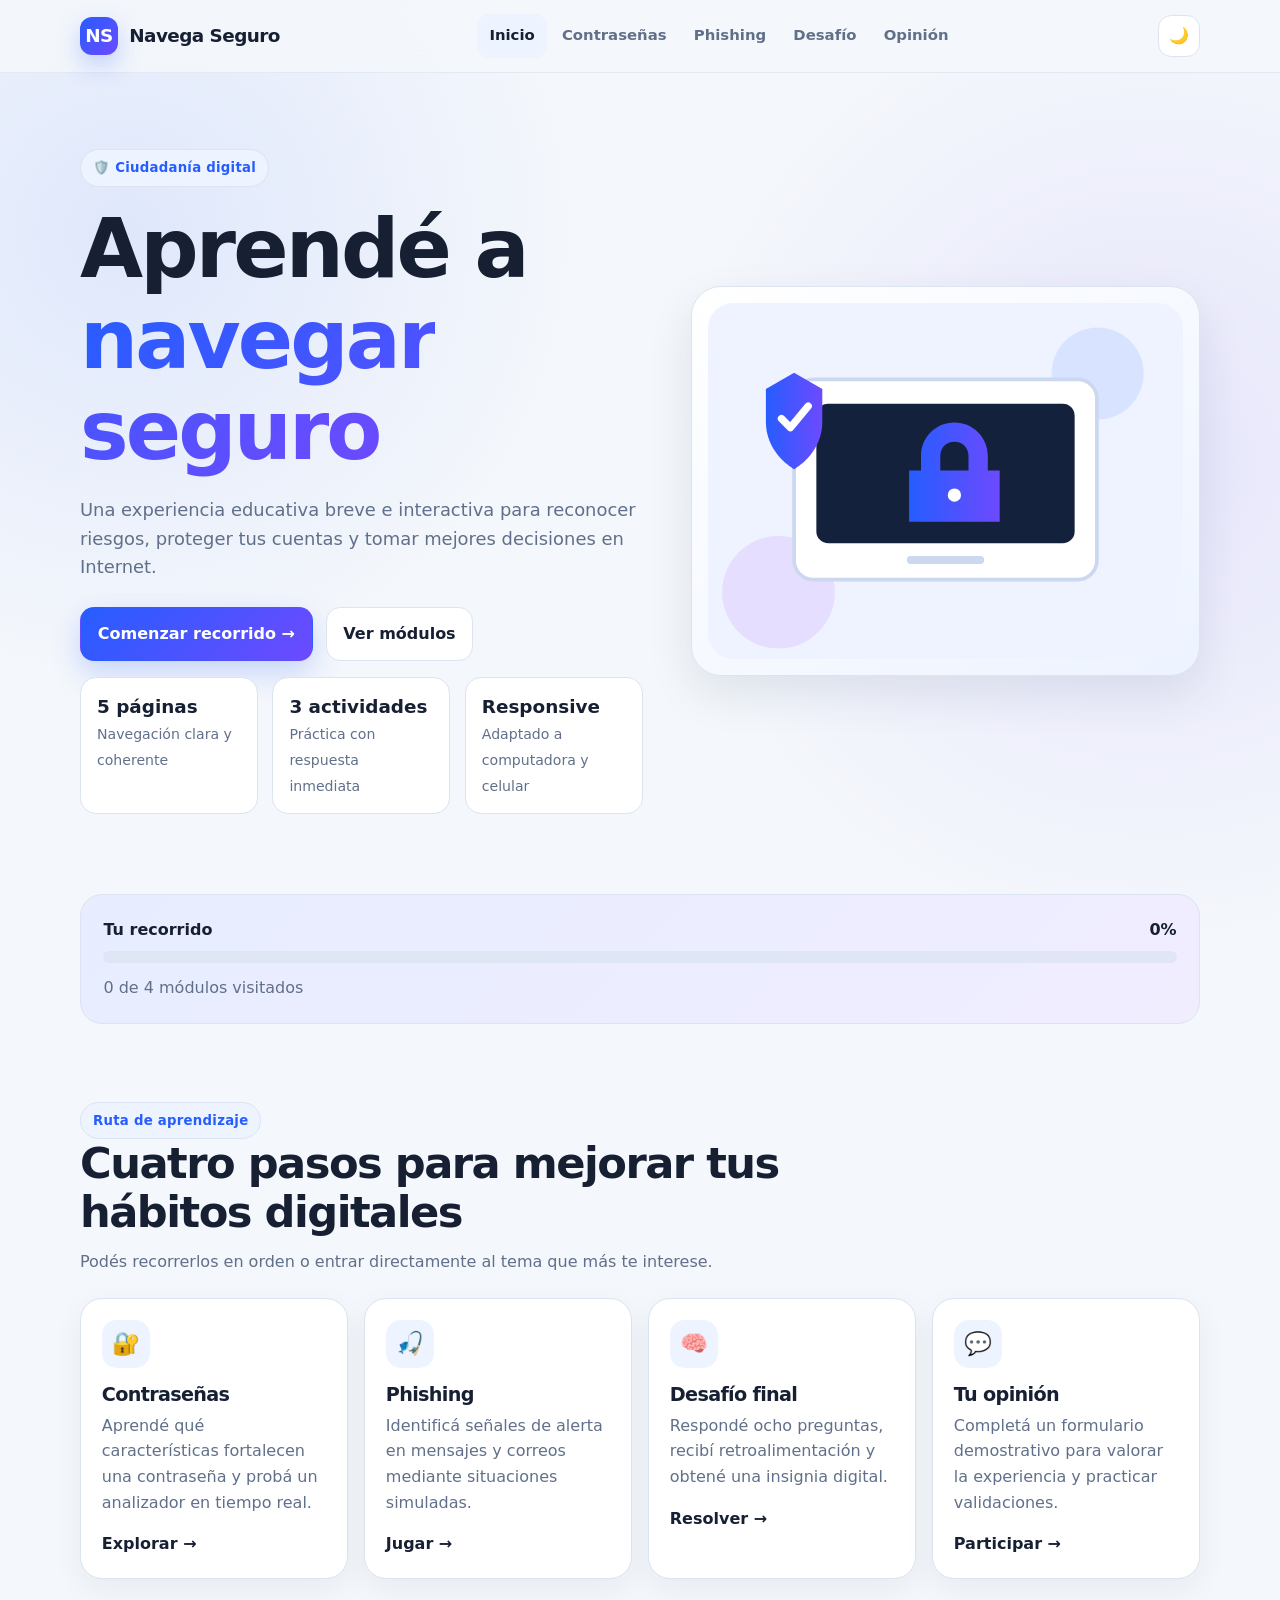
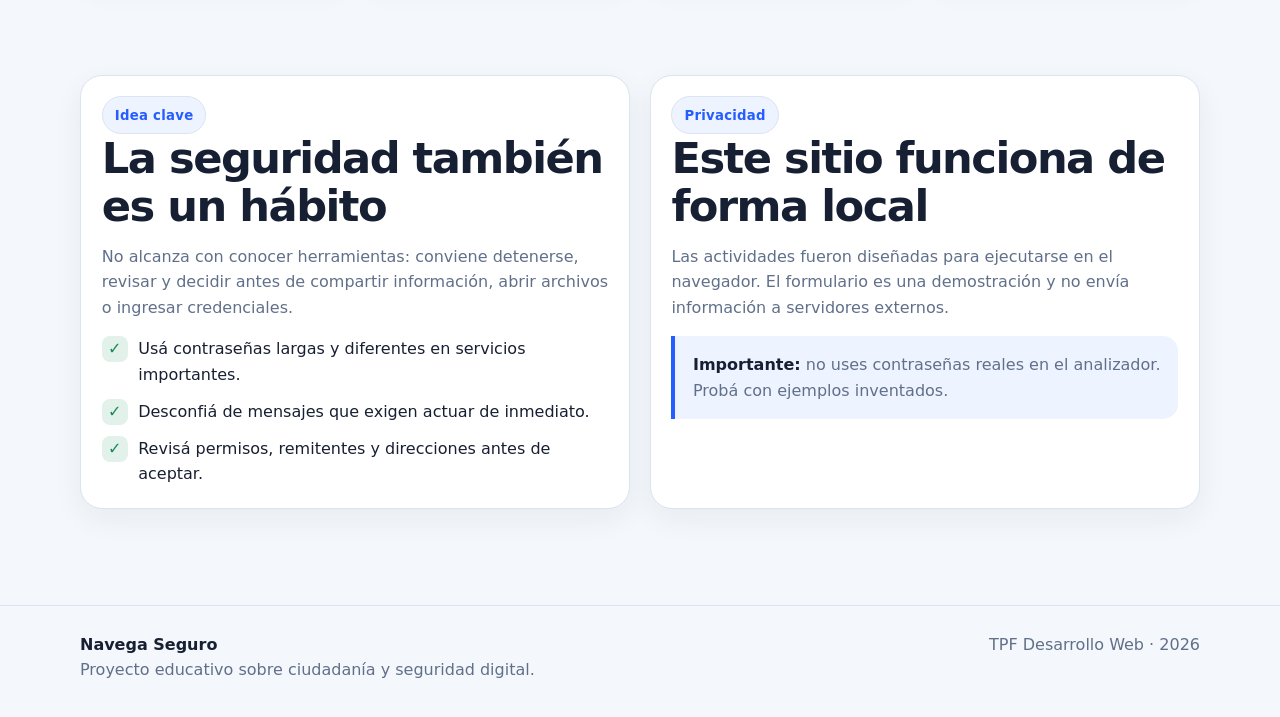
<file: JAVA-TPF-BUSCO AGUSTINA/index.html>
<!DOCTYPE html>
<html lang="es" data-theme="light">
<head>
  <meta charset="UTF-8">
  <meta name="viewport" content="width=device-width, initial-scale=1.0">
  <meta name="description" content="Sitio educativo interactivo para aprender buenas prácticas de seguridad digital.">
  <title>Inicio | Navega Seguro</title>
  <link rel="stylesheet" href="css/estilos.css">
</head>
<body data-module="inicio">
<a class="skip-link" href="#contenido">Saltar al contenido</a>
<header class="site-header">
  <div class="container nav-wrap"> 
    <a class="brand" href="index.html" aria-label="Navega Seguro - Inicio">
      <span class="brand-mark">NS</span><span>Navega Seguro</span>
    </a>
    <nav class="site-nav" aria-label="Navegación principal"><a href="index.html" aria-current="page">Inicio</a><a href="contrasenas.html">Contraseñas</a><a href="phishing.html">Phishing</a><a href="desafio.html">Desafío</a><a href="opinion.html">Opinión</a></nav>
    <div class="nav-actions">
      <button class="icon-btn" data-theme-toggle type="button" aria-label="Activar modo oscuro" title="Cambiar tema">🌙</button>
      <button class="icon-btn menu-btn" data-menu-toggle type="button" aria-expanded="false" aria-label="Abrir menú">☰</button>
    </div>
  </div>
</header>
<main id="contenido">
<section class="container hero">
  <div>
    <span class="eyebrow">🛡️ Ciudadanía digital</span>
    <h1>Aprendé a <span class="gradient-text">navegar seguro</span></h1>
    <p class="lead">Una experiencia educativa breve e interactiva para reconocer riesgos, proteger tus cuentas y tomar mejores decisiones en Internet.</p>
    <div class="hero-actions">
      <a class="btn btn-primary" href="contrasenas.html">Comenzar recorrido →</a>
      <a class="btn btn-secondary" href="#modulos">Ver módulos</a>
    </div>
    <div class="info-strip">
      <div class="mini-stat"><strong>5 páginas</strong><span>Navegación clara y coherente</span></div>
      <div class="mini-stat"><strong>3 actividades</strong><span>Práctica con respuesta inmediata</span></div>
      <div class="mini-stat"><strong>Responsive</strong><span>Adaptado a computadora y celular</span></div>
    </div>
  </div>
  <div class="hero-visual"><img src="img/seguridad-digital.svg" alt="Ilustración de una computadora protegida por un candado y un escudo"></div>
</section>

<section class="container section-tight" aria-labelledby="progreso-title">
  <div class="progress-card">
    <div class="progress-meta"><strong id="progreso-title">Tu recorrido</strong><span data-progress-percent>0%</span></div>
    <div class="progress-track" aria-hidden="true"><div class="progress-bar" data-progress-bar></div></div>
    <p class="muted" style="margin:.7rem 0 0" data-progress-text>0 de 4 módulos visitados</p>
  </div>
</section>

<section class="container section" id="modulos">
  <div class="section-heading">
    <span class="eyebrow">Ruta de aprendizaje</span>
    <h2>Cuatro pasos para mejorar tus hábitos digitales</h2>
    <p>Podés recorrerlos en orden o entrar directamente al tema que más te interese.</p>
  </div>
  <div class="grid-4">
    <a class="card card-link" href="contrasenas.html"><div class="card-icon">🔐</div><h3>Contraseñas</h3><p>Aprendé qué características fortalecen una contraseña y probá un analizador en tiempo real.</p><strong>Explorar →</strong></a>
    <a class="card card-link" href="phishing.html"><div class="card-icon">🎣</div><h3>Phishing</h3><p>Identificá señales de alerta en mensajes y correos mediante situaciones simuladas.</p><strong>Jugar →</strong></a>
    <a class="card card-link" href="desafio.html"><div class="card-icon">🧠</div><h3>Desafío final</h3><p>Respondé ocho preguntas, recibí retroalimentación y obtené una insignia digital.</p><strong>Resolver →</strong></a>
    <a class="card card-link" href="opinion.html"><div class="card-icon">💬</div><h3>Tu opinión</h3><p>Completá un formulario demostrativo para valorar la experiencia y practicar validaciones.</p><strong>Participar →</strong></a>
  </div>
</section>

<section class="container section">
  <div class="grid-2">
    <div class="card">
      <span class="eyebrow">Idea clave</span>
      <h2>La seguridad también es un hábito</h2>
      <p class="muted">No alcanza con conocer herramientas: conviene detenerse, revisar y decidir antes de compartir información, abrir archivos o ingresar credenciales.</p>
      <ul class="tip-list">
        <li><span class="tick">✓</span><span>Usá contraseñas largas y diferentes en servicios importantes.</span></li>
        <li><span class="tick">✓</span><span>Desconfiá de mensajes que exigen actuar de inmediato.</span></li>
        <li><span class="tick">✓</span><span>Revisá permisos, remitentes y direcciones antes de aceptar.</span></li>
      </ul>
    </div>
    <div class="card">
      <span class="eyebrow">Privacidad</span>
      <h2>Este sitio funciona de forma local</h2>
      <p class="muted">Las actividades fueron diseñadas para ejecutarse en el navegador. El formulario es una demostración y no envía información a servidores externos.</p>
      <div class="notice"><strong>Importante:</strong> no uses contraseñas reales en el analizador. Probá con ejemplos inventados.</div>
    </div>
  </div>
</section>
</main>
<footer class="footer">
  <div class="container footer-wrap">
    <div><strong>Navega Seguro</strong><br><span>Proyecto educativo sobre ciudadanía y seguridad digital.</span></div>
    <div>TPF Desarrollo Web · <span data-year></span></div>
  </div>
</footer>
<script src="js/app.js"></script>

</body>
</html>
</file>
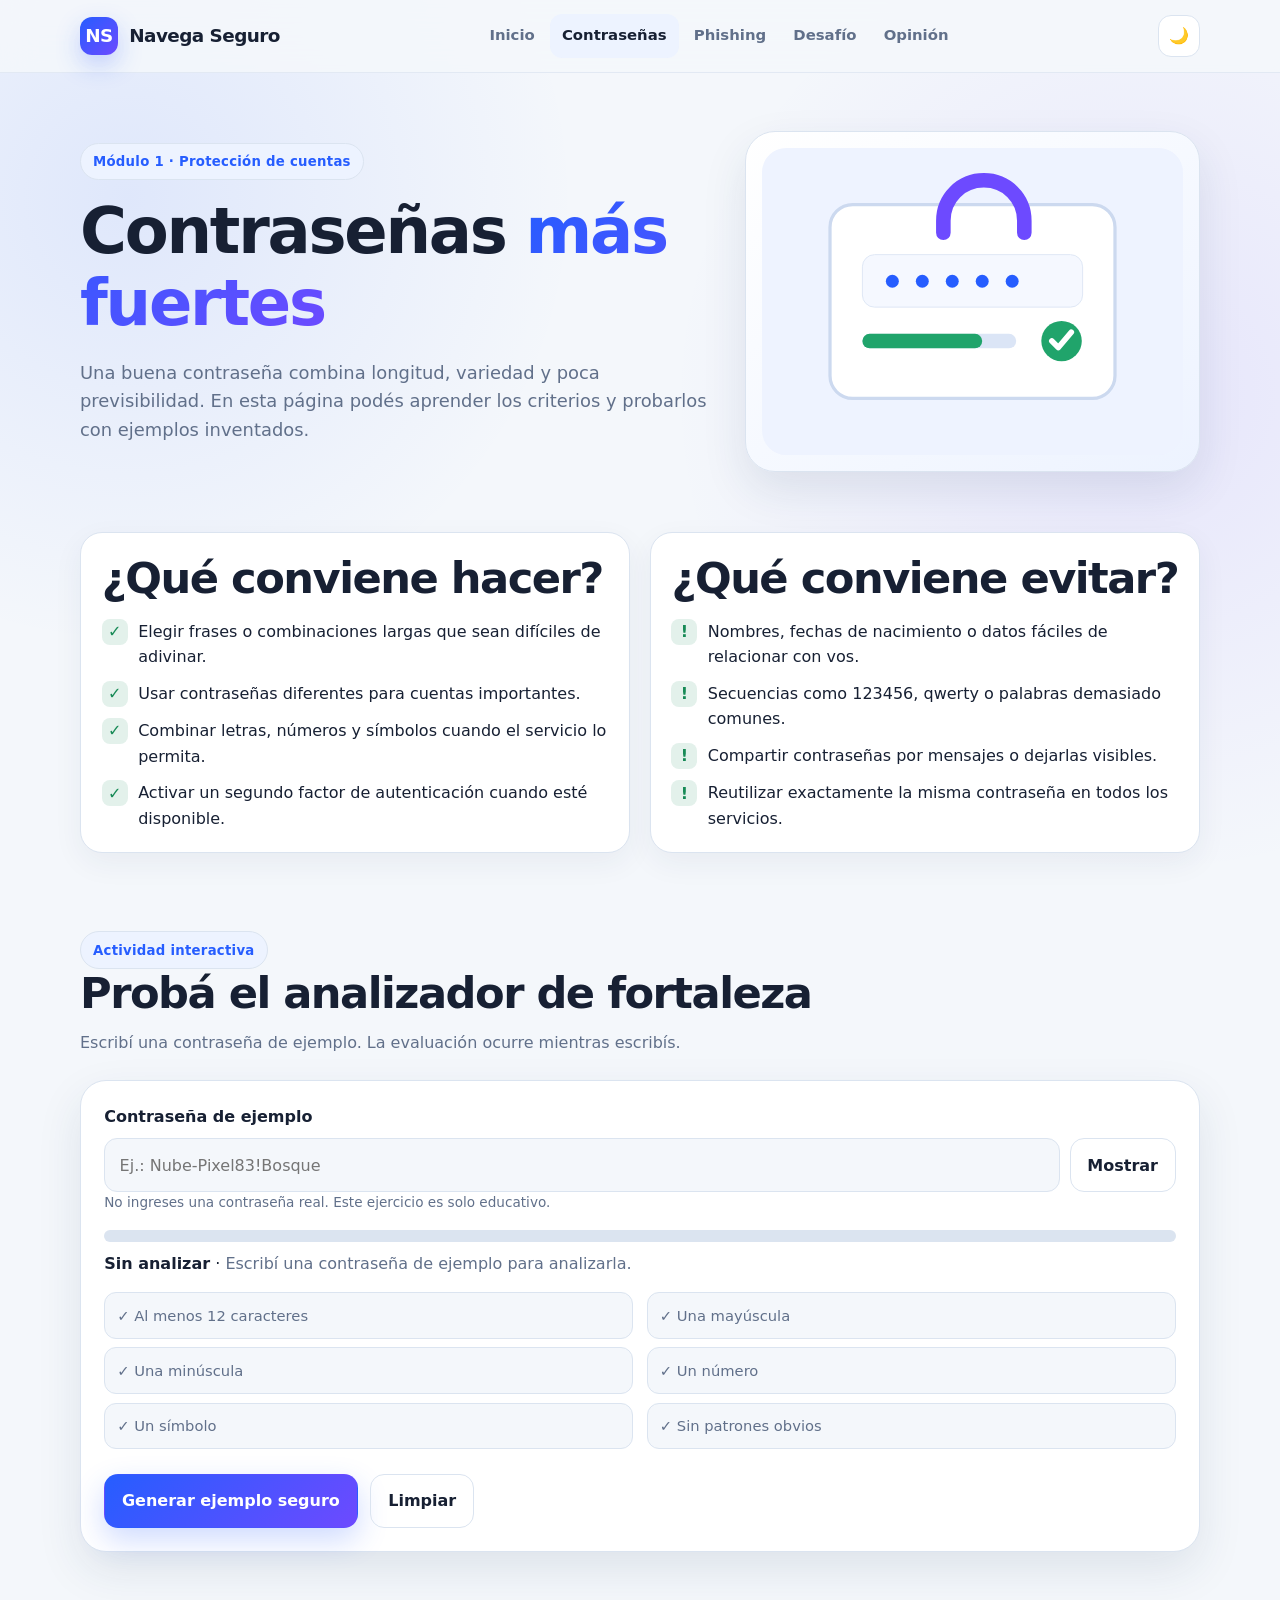
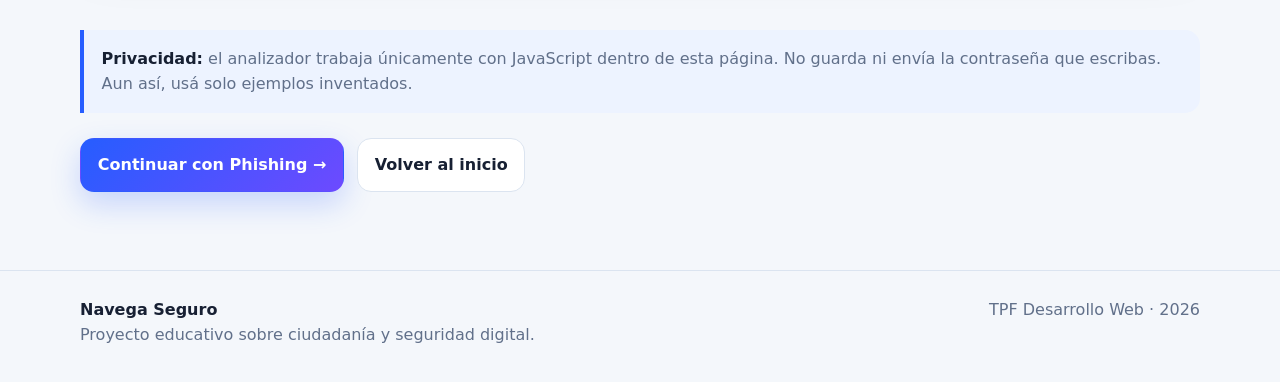
<file: JAVA-TPF-BUSCO AGUSTINA/contrasenas.html>
<!DOCTYPE html>
<html lang="es" data-theme="light">
<head>
  <meta charset="UTF-8">
  <meta name="viewport" content="width=device-width, initial-scale=1.0">
  <meta name="description" content="Aprendé a crear contraseñas más resistentes mediante un analizador interactivo.">
  <title>Contraseñas seguras | Navega Seguro</title>
  <link rel="stylesheet" href="css/estilos.css">
</head>
<body data-module="contrasenas">
<a class="skip-link" href="#contenido">Saltar al contenido</a>
<header class="site-header">
  <div class="container nav-wrap">
    <a class="brand" href="index.html" aria-label="Navega Seguro - Inicio">
      <span class="brand-mark">NS</span><span>Navega Seguro</span>
    </a>
    <nav class="site-nav" aria-label="Navegación principal"><a href="index.html">Inicio</a><a href="contrasenas.html" aria-current="page">Contraseñas</a><a href="phishing.html">Phishing</a><a href="desafio.html">Desafío</a><a href="opinion.html">Opinión</a></nav>
    <div class="nav-actions">
      <button class="icon-btn" data-theme-toggle type="button" aria-label="Activar modo oscuro" title="Cambiar tema">🌙</button>
      <button class="icon-btn menu-btn" data-menu-toggle type="button" aria-expanded="false" aria-label="Abrir menú">☰</button>
    </div>
  </div>
</header>
<main id="contenido">
<section class="container page-hero">
  <div>
    <span class="eyebrow">Módulo 1 · Protección de cuentas</span>
    <h1>Contraseñas <span class="gradient-text">más fuertes</span></h1>
    <p class="lead">Una buena contraseña combina longitud, variedad y poca previsibilidad. En esta página podés aprender los criterios y probarlos con ejemplos inventados.</p>
  </div>
  <div class="visual-card"><img src="img/contrasena.svg" alt="Ilustración de un campo de contraseña y un indicador de seguridad"></div>
</section>

<section class="container section-tight">
  <div class="grid-2">
    <div class="card">
      <h2>¿Qué conviene hacer?</h2>
      <ul class="tip-list">
        <li><span class="tick">✓</span><span>Elegir frases o combinaciones largas que sean difíciles de adivinar.</span></li>
        <li><span class="tick">✓</span><span>Usar contraseñas diferentes para cuentas importantes.</span></li>
        <li><span class="tick">✓</span><span>Combinar letras, números y símbolos cuando el servicio lo permita.</span></li>
        <li><span class="tick">✓</span><span>Activar un segundo factor de autenticación cuando esté disponible.</span></li>
      </ul>
    </div>
    <div class="card">
      <h2>¿Qué conviene evitar?</h2>
      <ul class="tip-list">
        <li><span class="tick">!</span><span>Nombres, fechas de nacimiento o datos fáciles de relacionar con vos.</span></li>
        <li><span class="tick">!</span><span>Secuencias como 123456, qwerty o palabras demasiado comunes.</span></li>
        <li><span class="tick">!</span><span>Compartir contraseñas por mensajes o dejarlas visibles.</span></li>
        <li><span class="tick">!</span><span>Reutilizar exactamente la misma contraseña en todos los servicios.</span></li>
      </ul>
    </div>
  </div>
</section>

<section class="container section">
  <div class="section-heading">
    <span class="eyebrow">Actividad interactiva</span>
    <h2>Probá el analizador de fortaleza</h2>
    <p>Escribí una contraseña de ejemplo. La evaluación ocurre mientras escribís.</p>
  </div>
  <div class="demo-panel">
    <label for="passwordDemo">Contraseña de ejemplo</label>
    <div class="input-row">
      <input class="field" id="passwordDemo" type="password" autocomplete="off" placeholder="Ej.: Nube-Pixel83!Bosque" aria-describedby="passwordHelp">
      <button class="btn btn-secondary" id="togglePassword" type="button">Mostrar</button>
    </div>
    <p class="help" id="passwordHelp">No ingreses una contraseña real. Este ejercicio es solo educativo.</p>
    <div class="strength-track" aria-hidden="true"><div class="strength-bar" id="strengthBar"></div></div>
    <div><span class="strength-label" id="strengthLabel" data-level="0">Sin analizar</span> · <span class="muted" id="strengthTip">Escribí una contraseña de ejemplo para analizarla.</span></div>
    <div class="checklist" aria-label="Criterios evaluados">
      <div class="checkitem" data-check="long">✓ Al menos 12 caracteres</div>
      <div class="checkitem" data-check="upper">✓ Una mayúscula</div>
      <div class="checkitem" data-check="lower">✓ Una minúscula</div>
      <div class="checkitem" data-check="number">✓ Un número</div>
      <div class="checkitem" data-check="symbol">✓ Un símbolo</div>
      <div class="checkitem" data-check="personal">✓ Sin patrones obvios</div>
    </div>
    <div class="hero-actions">
      <button class="btn btn-primary" id="generatePassword" type="button">Generar ejemplo seguro</button>
      <button class="btn btn-ghost" id="clearPassword" type="button">Limpiar</button>
    </div>
  </div>
</section>

<section class="container section-tight">
  <div class="notice"><strong>Privacidad:</strong> el analizador trabaja únicamente con JavaScript dentro de esta página. No guarda ni envía la contraseña que escribas. Aun así, usá solo ejemplos inventados.</div>
  <div class="hero-actions"><a class="btn btn-primary" href="phishing.html">Continuar con Phishing →</a><a class="btn btn-secondary" href="index.html">Volver al inicio</a></div>
</section>
</main>
<footer class="footer">
  <div class="container footer-wrap">
    <div><strong>Navega Seguro</strong><br><span>Proyecto educativo sobre ciudadanía y seguridad digital.</span></div>
    <div>TPF Desarrollo Web · <span data-year></span></div>
  </div>
</footer>
<script src="js/app.js"></script>
<script src="js/contrasenas.js"></script>
</body>
</html>
</file>
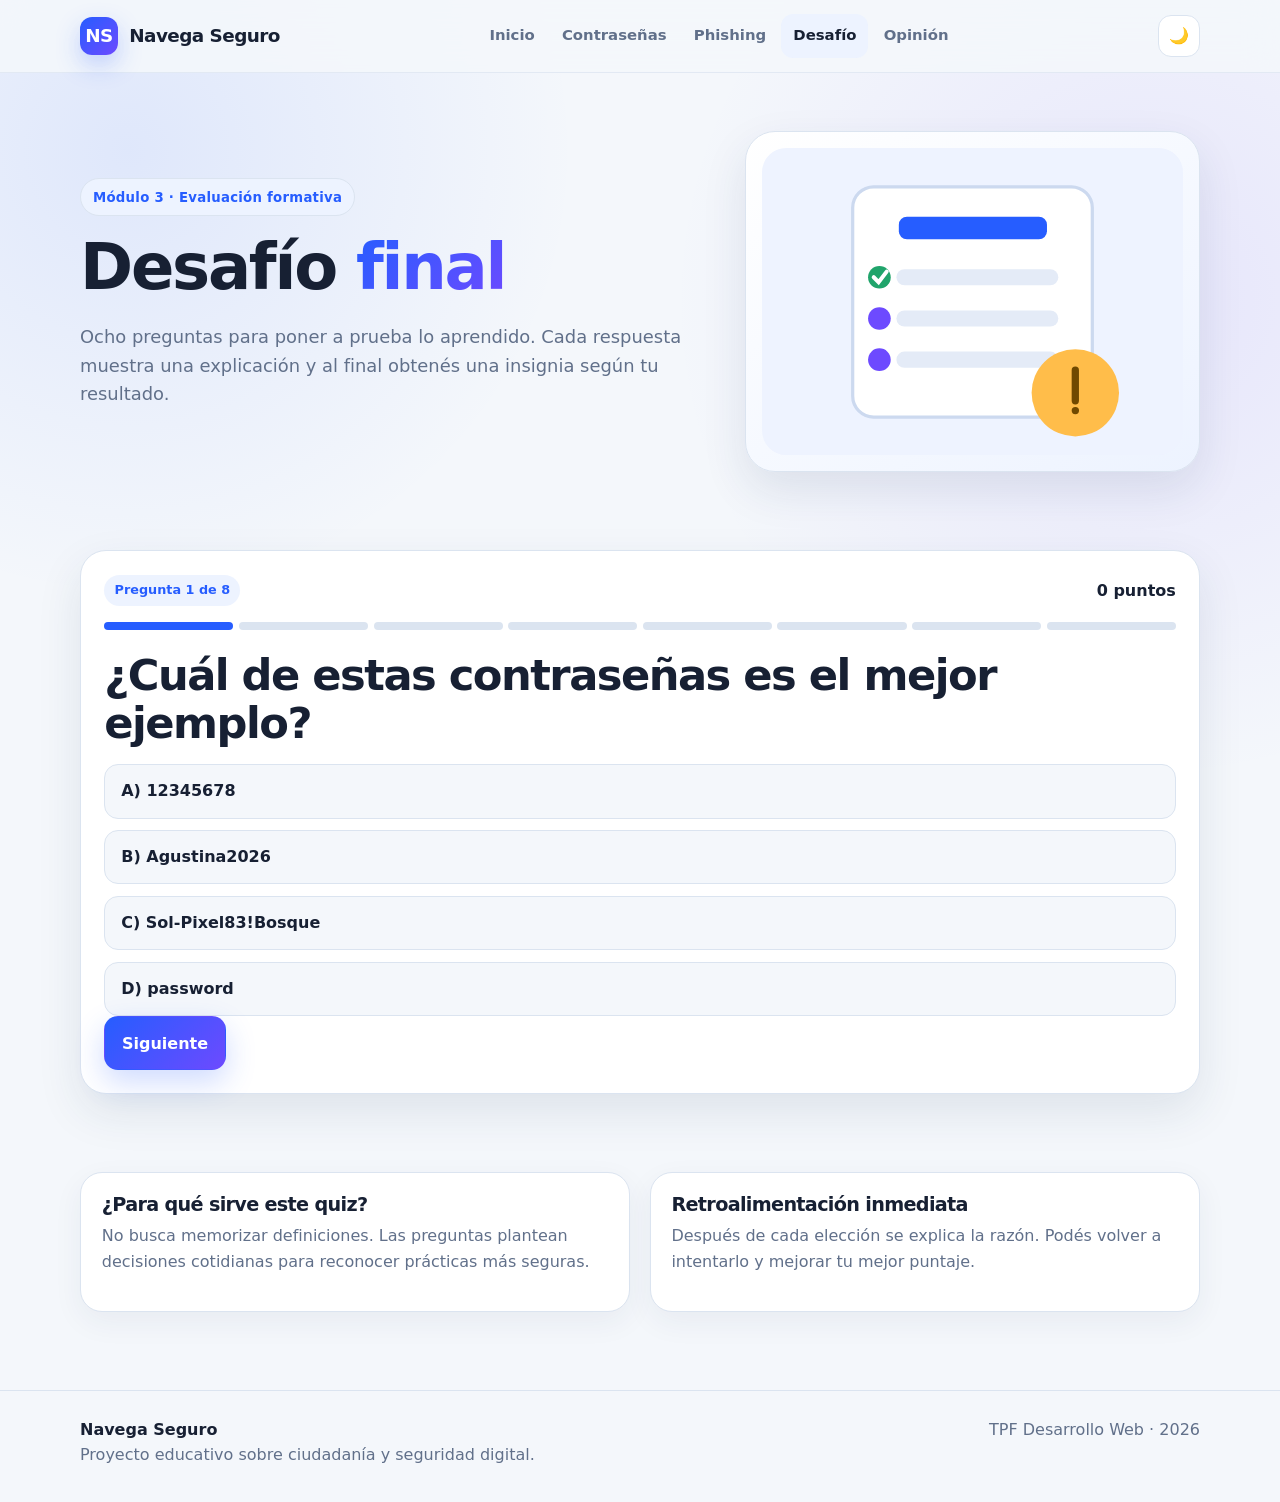
<file: JAVA-TPF-BUSCO AGUSTINA/desafio.html>
<!DOCTYPE html>
<html lang="es" data-theme="light">
<head>
  <meta charset="UTF-8">
  <meta name="viewport" content="width=device-width, initial-scale=1.0">
  <meta name="description" content="Cuestionario interactivo para repasar seguridad digital y recibir retroalimentación inmediata.">
  <title>Desafío final | Navega Seguro</title>
  <link rel="stylesheet" href="css/estilos.css">
</head>
<body data-module="desafio">
<a class="skip-link" href="#contenido">Saltar al contenido</a>
<header class="site-header">
  <div class="container nav-wrap">
    <a class="brand" href="index.html" aria-label="Navega Seguro - Inicio">
      <span class="brand-mark">NS</span><span>Navega Seguro</span>
    </a>
    <nav class="site-nav" aria-label="Navegación principal"><a href="index.html">Inicio</a><a href="contrasenas.html">Contraseñas</a><a href="phishing.html">Phishing</a><a href="desafio.html" aria-current="page">Desafío</a><a href="opinion.html">Opinión</a></nav>
    <div class="nav-actions">
      <button class="icon-btn" data-theme-toggle type="button" aria-label="Activar modo oscuro" title="Cambiar tema">🌙</button>
      <button class="icon-btn menu-btn" data-menu-toggle type="button" aria-expanded="false" aria-label="Abrir menú">☰</button>
    </div>
  </div>
</header>
<main id="contenido">
<section class="container page-hero">
  <div>
    <span class="eyebrow">Módulo 3 · Evaluación formativa</span>
    <h1>Desafío <span class="gradient-text">final</span></h1>
    <p class="lead">Ocho preguntas para poner a prueba lo aprendido. Cada respuesta muestra una explicación y al final obtenés una insignia según tu resultado.</p>
  </div>
  <div class="visual-card"><img src="img/quiz.svg" alt="Ilustración de una lista de preguntas con opciones de respuesta"></div>
</section>

<section class="container section">
  <div class="demo-panel" id="quizApp" aria-live="polite"></div>
</section>

<section class="container section-tight">
  <div class="grid-2">
    <div class="card"><h3>¿Para qué sirve este quiz?</h3><p class="muted">No busca memorizar definiciones. Las preguntas plantean decisiones cotidianas para reconocer prácticas más seguras.</p></div>
    <div class="card"><h3>Retroalimentación inmediata</h3><p class="muted">Después de cada elección se explica la razón. Podés volver a intentarlo y mejorar tu mejor puntaje.</p></div>
  </div>
</section>
</main>
<footer class="footer">
  <div class="container footer-wrap">
    <div><strong>Navega Seguro</strong><br><span>Proyecto educativo sobre ciudadanía y seguridad digital.</span></div>
    <div>TPF Desarrollo Web · <span data-year></span></div>
  </div>
</footer>
<script src="js/app.js"></script>
<script src="js/quiz.js"></script>
</body>
</html>
</file>
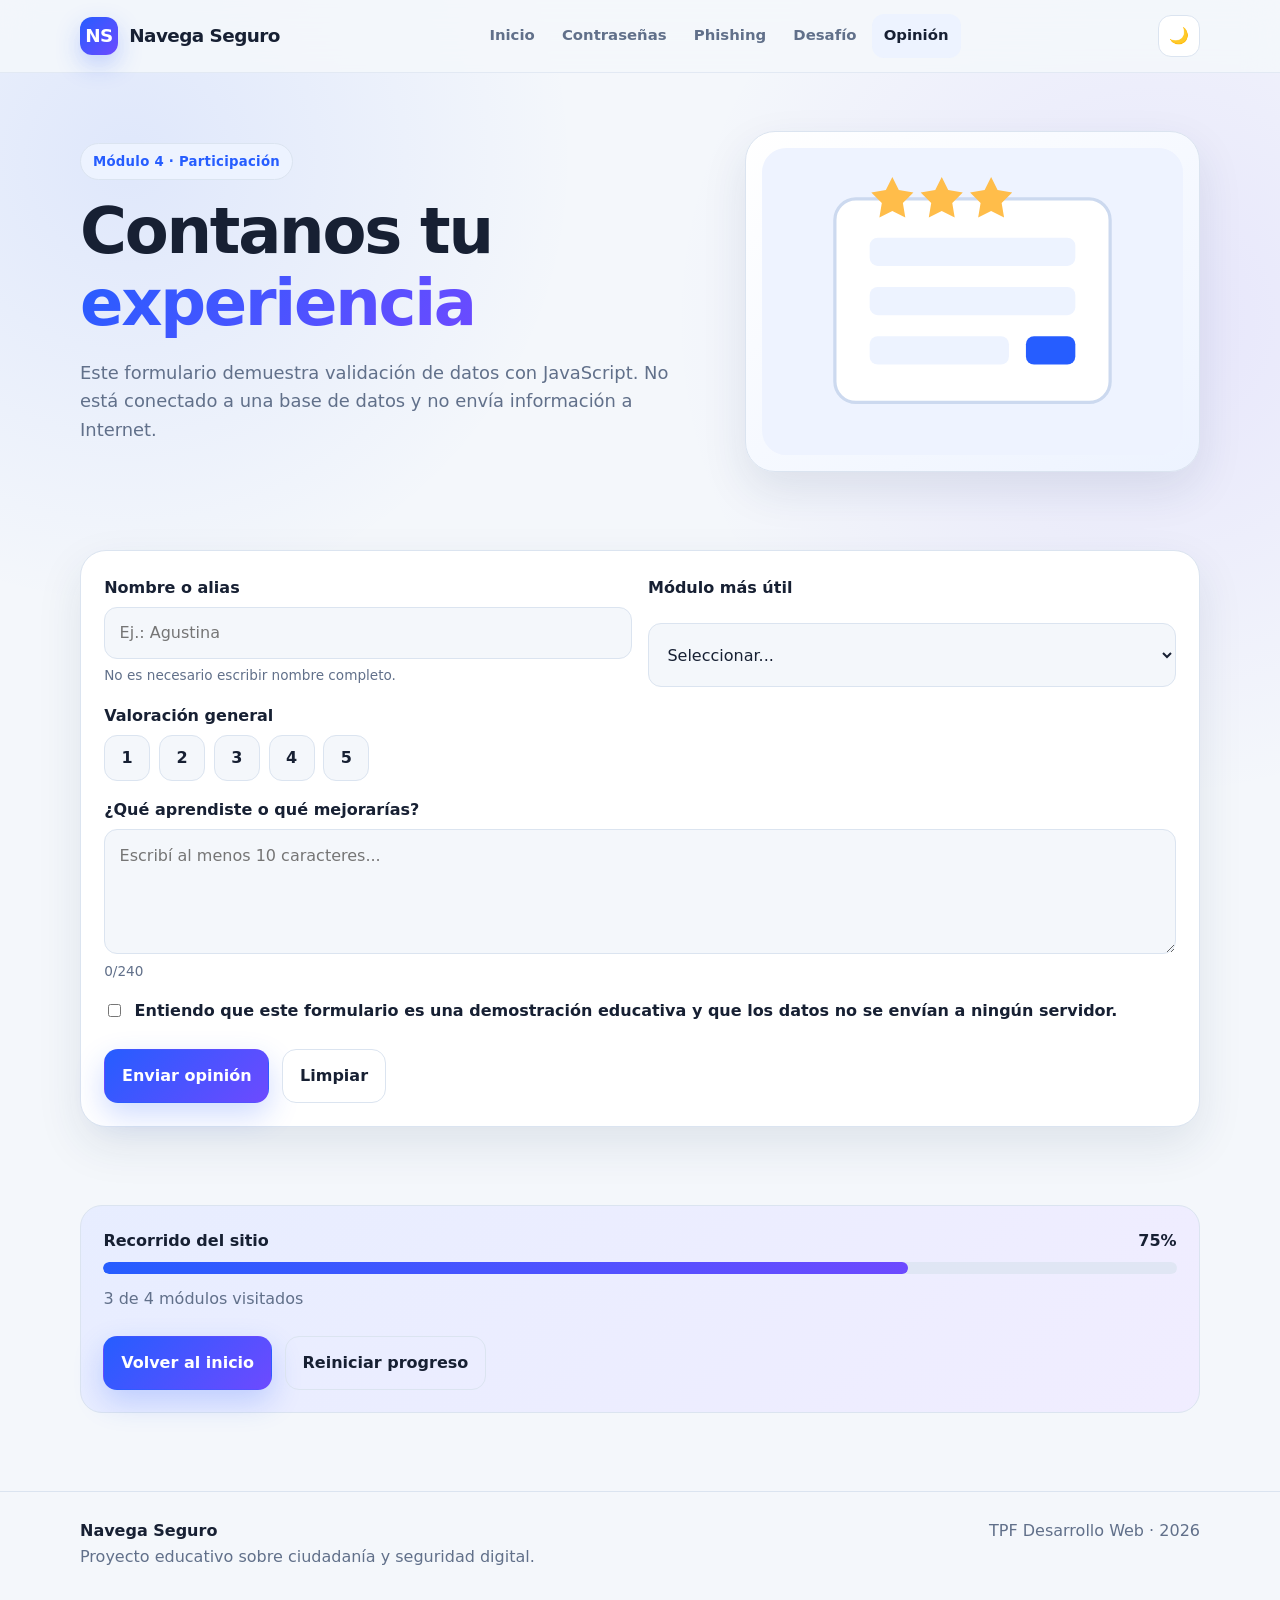
<file: JAVA-TPF-BUSCO AGUSTINA/opinion.html>
<!DOCTYPE html>
<html lang="es" data-theme="light">
<head>
  <meta charset="UTF-8">
  <meta name="viewport" content="width=device-width, initial-scale=1.0">
  <meta name="description" content="Formulario interactivo y demostrativo para valorar la experiencia educativa del sitio.">
  <title>Opinión | Navega Seguro</title>
  <link rel="stylesheet" href="css/estilos.css">
</head>
<body data-module="opinion">
<a class="skip-link" href="#contenido">Saltar al contenido</a>
<header class="site-header">
  <div class="container nav-wrap">
    <a class="brand" href="index.html" aria-label="Navega Seguro - Inicio">
      <span class="brand-mark">NS</span><span>Navega Seguro</span>
    </a>
    <nav class="site-nav" aria-label="Navegación principal"><a href="index.html">Inicio</a><a href="contrasenas.html">Contraseñas</a><a href="phishing.html">Phishing</a><a href="desafio.html">Desafío</a><a href="opinion.html" aria-current="page">Opinión</a></nav>
    <div class="nav-actions">
      <button class="icon-btn" data-theme-toggle type="button" aria-label="Activar modo oscuro" title="Cambiar tema">🌙</button>
      <button class="icon-btn menu-btn" data-menu-toggle type="button" aria-expanded="false" aria-label="Abrir menú">☰</button>
    </div>
  </div>
</header>
<main id="contenido">
<section class="container page-hero">
  <div>
    <span class="eyebrow">Módulo 4 · Participación</span>
    <h1>Contanos tu <span class="gradient-text">experiencia</span></h1>
    <p class="lead">Este formulario demuestra validación de datos con JavaScript. No está conectado a una base de datos y no envía información a Internet.</p>
  </div>
  <div class="visual-card"><img src="img/opinion.svg" alt="Ilustración de un formulario con estrellas de valoración"></div>
</section>

<section class="container section">
  <div class="demo-panel">
    <form id="feedbackForm" novalidate>
      <div class="form-grid">
        <div class="form-group"><label for="alias">Nombre o alias</label><input class="field" id="alias" name="alias" maxlength="40" placeholder="Ej.: Agustina" required><span class="help">No es necesario escribir nombre completo.</span></div>
        <div class="form-group"><label for="modulo">Módulo más útil</label><select id="modulo" name="modulo" required><option value="">Seleccionar...</option><option>Contraseñas seguras</option><option>Detección de phishing</option><option>Desafío final</option><option>Diseño y navegación</option></select></div>
        <div class="form-group full"><span><strong>Valoración general</strong></span><div class="rating-row" role="radiogroup" aria-label="Valoración del 1 al 5">
          <input id="r1" type="radio" name="valoracion" value="1"><label for="r1" title="1 de 5">1</label>
          <input id="r2" type="radio" name="valoracion" value="2"><label for="r2" title="2 de 5">2</label>
          <input id="r3" type="radio" name="valoracion" value="3"><label for="r3" title="3 de 5">3</label>
          <input id="r4" type="radio" name="valoracion" value="4"><label for="r4" title="4 de 5">4</label>
          <input id="r5" type="radio" name="valoracion" value="5"><label for="r5" title="5 de 5">5</label>
        </div></div>
        <div class="form-group full"><label for="comentario">¿Qué aprendiste o qué mejorarías?</label><textarea id="comentario" maxlength="240" placeholder="Escribí al menos 10 caracteres..."></textarea><span class="help" id="charCount">0/240</span></div>
        <div class="form-group full"><label style="display:flex;gap:.65rem;align-items:flex-start;font-weight:600"><input type="checkbox" id="consent" style="margin-top:.35rem"> Entiendo que este formulario es una demostración educativa y que los datos no se envían a ningún servidor.</label></div>
      </div>
      <div class="hero-actions"><button class="btn btn-primary" type="submit">Enviar opinión</button><button class="btn btn-secondary" type="button" id="clearForm">Limpiar</button></div>
      <div class="form-message" id="formMessage" aria-live="polite"></div>
    </form>
  </div>
</section>

<section class="container section-tight">
  <div class="progress-card">
    <div class="progress-meta"><strong>Recorrido del sitio</strong><span data-progress-percent>0%</span></div>
    <div class="progress-track"><div class="progress-bar" data-progress-bar></div></div>
    <p class="muted" style="margin:.7rem 0 0" data-progress-text>0 de 4 módulos visitados</p>
    <div class="hero-actions"><a class="btn btn-primary" href="index.html">Volver al inicio</a><button class="btn btn-ghost" type="button" data-reset-progress>Reiniciar progreso</button></div>
  </div>
</section>
</main>
<footer class="footer">
  <div class="container footer-wrap">
    <div><strong>Navega Seguro</strong><br><span>Proyecto educativo sobre ciudadanía y seguridad digital.</span></div>
    <div>TPF Desarrollo Web · <span data-year></span></div>
  </div>
</footer>
<script src="js/app.js"></script>
<script src="js/opinion.js"></script>
</body>
</html>
</file>
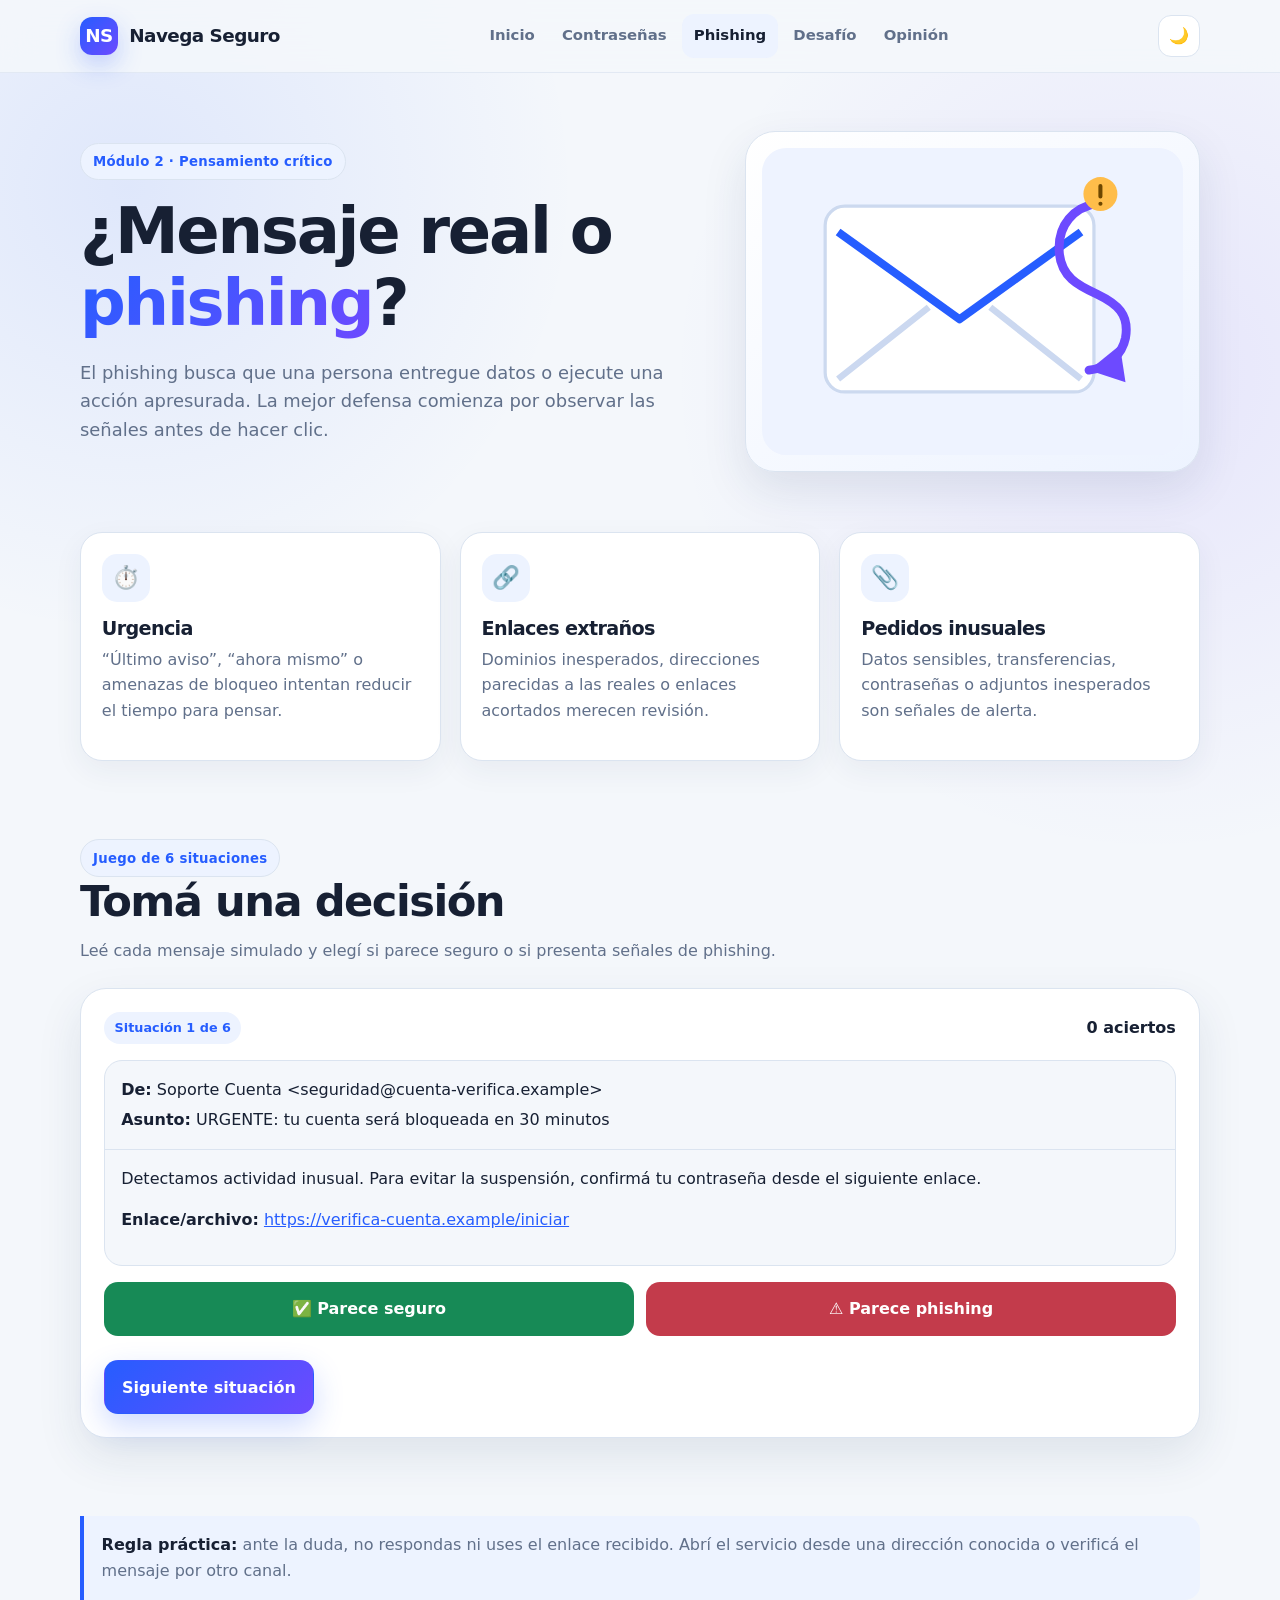
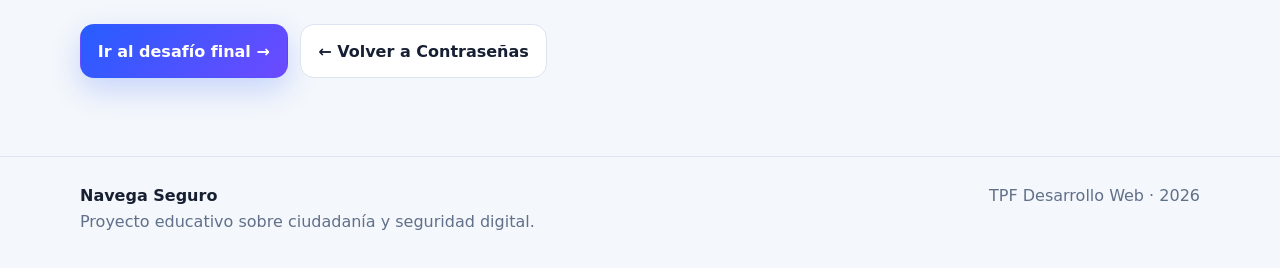
<file: JAVA-TPF-BUSCO AGUSTINA/phishing.html>
<!DOCTYPE html>
<html lang="es" data-theme="light">
<head>
  <meta charset="UTF-8">
  <meta name="viewport" content="width=device-width, initial-scale=1.0">
  <meta name="description" content="Juego educativo para reconocer señales de phishing en mensajes simulados.">
  <title>Detectar phishing | Navega Seguro</title>
  <link rel="stylesheet" href="css/estilos.css">
</head>
<body data-module="phishing">
<a class="skip-link" href="#contenido">Saltar al contenido</a>
<header class="site-header">
  <div class="container nav-wrap">
    <a class="brand" href="index.html" aria-label="Navega Seguro - Inicio">
      <span class="brand-mark">NS</span><span>Navega Seguro</span>
    </a>
    <nav class="site-nav" aria-label="Navegación principal"><a href="index.html">Inicio</a><a href="contrasenas.html">Contraseñas</a><a href="phishing.html" aria-current="page">Phishing</a><a href="desafio.html">Desafío</a><a href="opinion.html">Opinión</a></nav>
    <div class="nav-actions">
      <button class="icon-btn" data-theme-toggle type="button" aria-label="Activar modo oscuro" title="Cambiar tema">🌙</button>
      <button class="icon-btn menu-btn" data-menu-toggle type="button" aria-expanded="false" aria-label="Abrir menú">☰</button>
    </div>
  </div>
</header>
<main id="contenido">
<section class="container page-hero">
  <div>
    <span class="eyebrow">Módulo 2 · Pensamiento crítico</span>
    <h1>¿Mensaje real o <span class="gradient-text">phishing</span>?</h1>
    <p class="lead">El phishing busca que una persona entregue datos o ejecute una acción apresurada. La mejor defensa comienza por observar las señales antes de hacer clic.</p>
  </div>
  <div class="visual-card"><img src="img/phishing.svg" alt="Ilustración de un correo electrónico junto a un anzuelo digital"></div>
</section>

<section class="container section-tight">
  <div class="grid-3">
    <div class="card"><div class="card-icon">⏱️</div><h3>Urgencia</h3><p>“Último aviso”, “ahora mismo” o amenazas de bloqueo intentan reducir el tiempo para pensar.</p></div>
    <div class="card"><div class="card-icon">🔗</div><h3>Enlaces extraños</h3><p>Dominios inesperados, direcciones parecidas a las reales o enlaces acortados merecen revisión.</p></div>
    <div class="card"><div class="card-icon">📎</div><h3>Pedidos inusuales</h3><p>Datos sensibles, transferencias, contraseñas o adjuntos inesperados son señales de alerta.</p></div>
  </div>
</section>

<section class="container section">
  <div class="section-heading"><span class="eyebrow">Juego de 6 situaciones</span><h2>Tomá una decisión</h2><p>Leé cada mensaje simulado y elegí si parece seguro o si presenta señales de phishing.</p></div>
  <div class="demo-panel" id="phishingGame">
    <div class="scenario-top"><span class="pill" id="scenarioCounter">Situación 1 de 6</span><strong id="phishingScore">0 aciertos</strong></div>
    <div class="email-card">
      <div class="email-head"><div><strong>De:</strong> <span id="scenarioSender"></span></div><div><strong>Asunto:</strong> <span id="scenarioSubject"></span></div></div>
      <div class="email-body"><p id="scenarioBody"></p><p class="link-row"><strong>Enlace/archivo:</strong> <span class="fake-link" id="scenarioLink"></span></p></div>
    </div>
    <div class="choice-row">
      <button class="btn btn-success" type="button" data-answer="safe">✅ Parece seguro</button>
      <button class="btn btn-danger" type="button" data-answer="phishing">⚠️ Parece phishing</button>
    </div>
    <div class="feedback-box" id="phishingFeedback" aria-live="polite"></div>
    <div class="hero-actions"><button class="btn btn-primary" id="nextScenario" type="button" hidden>Siguiente situación</button></div>
  </div>
</section>

<section class="container section-tight">
  <div class="notice"><strong>Regla práctica:</strong> ante la duda, no respondas ni uses el enlace recibido. Abrí el servicio desde una dirección conocida o verificá el mensaje por otro canal.</div>
  <div class="hero-actions"><a class="btn btn-primary" href="desafio.html">Ir al desafío final →</a><a class="btn btn-secondary" href="contrasenas.html">← Volver a Contraseñas</a></div>
</section>
</main>
<footer class="footer">
  <div class="container footer-wrap">
    <div><strong>Navega Seguro</strong><br><span>Proyecto educativo sobre ciudadanía y seguridad digital.</span></div>
    <div>TPF Desarrollo Web · <span data-year></span></div>
  </div>
</footer>
<script src="js/app.js"></script>
<script src="js/phishing.js"></script>
</body>
</html>
</file>
<file: JAVA-TPF-BUSCO AGUSTINA/css/estilos.css>
:root {
  --bg: #f4f7fb;
  --surface: #ffffff;
  --surface-2: #edf3ff;
  --text: #172033;
  --muted: #61708a;
  --primary: #265dff;
  --primary-2: #6d4aff;
  --accent: #00a6a6;
  --success: #178a56;
  --warning: #b06b00;
  --danger: #c33b4b;
  --border: #dbe4f0;
  --shadow: 0 18px 45px rgba(28, 55, 90, .10);
  --radius: 22px;
}

html[data-theme='dark'] {
  --bg: #0c1322;
  --surface: #131d30;
  --surface-2: #19263f;
  --text: #edf4ff;
  --muted: #a7b5cc;
  --primary: #79a2ff;
  --primary-2: #a891ff;
  --accent: #5fd2d2;
  --success: #63d49a;
  --warning: #ffc56d;
  --danger: #ff8794;
  --border: #263651;
  --shadow: 0 18px 45px rgba(0, 0, 0, .25);
}

* { box-sizing: border-box; }
html { scroll-behavior: smooth; }
body {
  margin: 0;
  font-family: Inter, ui-sans-serif, system-ui, -apple-system, BlinkMacSystemFont, "Segoe UI", sans-serif;
  background:
    radial-gradient(circle at 10% 10%, rgba(38, 93, 255, .10), transparent 28rem),
    radial-gradient(circle at 90% 20%, rgba(109, 74, 255, .10), transparent 30rem),
    var(--bg);
  color: var(--text);
  line-height: 1.6;
}

a { color: inherit; }
img { max-width: 100%; display: block; }
button, input, select, textarea { font: inherit; }
button { cursor: pointer; }

.container {
  width: min(1120px, calc(100% - 36px));
  margin: 0 auto;
}

.skip-link {
  position: absolute;
  left: -9999px;
  top: 0;
  background: var(--text);
  color: var(--surface);
  padding: .7rem 1rem;
  z-index: 9999;
}
.skip-link:focus { left: 1rem; top: 1rem; }

.site-header {
  position: sticky;
  top: 0;
  z-index: 1000;
  backdrop-filter: blur(16px);
  background: color-mix(in srgb, var(--bg) 88%, transparent);
  border-bottom: 1px solid color-mix(in srgb, var(--border) 75%, transparent);
}

.nav-wrap {
  min-height: 72px;
  display: flex;
  align-items: center;
  justify-content: space-between;
  gap: 1rem;
}

.brand {
  display: inline-flex;
  align-items: center;
  gap: .7rem;
  text-decoration: none;
  font-weight: 850;
  letter-spacing: -.03em;
  font-size: 1.15rem;
}

.brand-mark {
  width: 38px;
  height: 38px;
  display: grid;
  place-items: center;
  border-radius: 12px;
  color: #fff;
  background: linear-gradient(135deg, #265dff, #6d4aff);
  box-shadow: 0 10px 25px rgba(38, 93, 255, .25);
}

.nav-actions { display: flex; align-items: center; gap: .55rem; }
.site-nav { display: flex; align-items: center; gap: .2rem; }
.site-nav a {
  text-decoration: none;
  color: var(--muted);
  font-weight: 720;
  font-size: .93rem;
  padding: .65rem .75rem;
  border-radius: 12px;
}
.site-nav a:hover,
.site-nav a[aria-current='page'] {
  color: var(--text);
  background: var(--surface-2);
}

.icon-btn {
  width: 42px;
  height: 42px;
  border-radius: 13px;
  border: 1px solid var(--border);
  background: var(--surface);
  color: var(--text);
  display: grid;
  place-items: center;
}
.menu-btn { display: none; }

main { min-height: calc(100vh - 150px); }

.hero {
  padding: 76px 0 50px;
  display: grid;
  grid-template-columns: 1.05fr .95fr;
  align-items: center;
  gap: 48px;
}

.eyebrow {
  display: inline-flex;
  align-items: center;
  gap: .45rem;
  background: var(--surface-2);
  color: var(--primary);
  border: 1px solid var(--border);
  border-radius: 999px;
  padding: .45rem .75rem;
  font-size: .83rem;
  font-weight: 800;
  letter-spacing: .02em;
}

h1, h2, h3 { line-height: 1.12; letter-spacing: -.035em; }
h1 { font-size: clamp(2.45rem, 7vw, 5.1rem); margin: 1rem 0 1.2rem; }
h2 { font-size: clamp(1.8rem, 4vw, 2.7rem); margin: 0 0 .8rem; }
h3 { font-size: 1.2rem; margin: 0 0 .45rem; }
p { margin: 0 0 1rem; }
.lead { color: var(--muted); font-size: 1.12rem; max-width: 62ch; }
.gradient-text {
  background: linear-gradient(135deg, var(--primary), var(--primary-2));
  -webkit-background-clip: text;
  background-clip: text;
  color: transparent;
}

.hero-actions { display: flex; flex-wrap: wrap; gap: .8rem; margin-top: 1.55rem; }
.btn {
  display: inline-flex;
  align-items: center;
  justify-content: center;
  gap: .5rem;
  border-radius: 14px;
  padding: .82rem 1.05rem;
  border: 1px solid transparent;
  text-decoration: none;
  font-weight: 820;
  transition: transform .18s ease, box-shadow .18s ease, background .18s ease;
}
.btn:hover { transform: translateY(-2px); }
.btn-primary {
  color: #fff;
  background: linear-gradient(135deg, #265dff, #6d4aff);
  box-shadow: 0 12px 30px rgba(38, 93, 255, .22);
}
.btn-secondary {
  color: var(--text);
  background: var(--surface);
  border-color: var(--border);
}
.btn-success { background: var(--success); color: #fff; }
.btn-danger { background: var(--danger); color: #fff; }
.btn-ghost { background: transparent; border-color: var(--border); color: var(--text); }

.hero-visual, .visual-card {
  background: linear-gradient(145deg, var(--surface), var(--surface-2));
  border: 1px solid var(--border);
  border-radius: 30px;
  padding: 1rem;
  box-shadow: var(--shadow);
}

.section { padding: 48px 0; }
.section-tight { padding: 30px 0; }
.section-heading { max-width: 760px; margin-bottom: 1.5rem; }
.section-heading p { color: var(--muted); }

.grid-2 { display: grid; grid-template-columns: repeat(2, minmax(0, 1fr)); gap: 1.2rem; }
.grid-3 { display: grid; grid-template-columns: repeat(3, minmax(0, 1fr)); gap: 1.2rem; }
.grid-4 { display: grid; grid-template-columns: repeat(4, minmax(0, 1fr)); gap: 1rem; }

.card {
  background: var(--surface);
  border: 1px solid var(--border);
  border-radius: var(--radius);
  padding: 1.3rem;
  box-shadow: 0 10px 30px rgba(26, 51, 84, .06);
}
.card-link {
  text-decoration: none;
  transition: transform .18s ease, box-shadow .18s ease, border-color .18s ease;
}
.card-link:hover { transform: translateY(-4px); box-shadow: var(--shadow); border-color: color-mix(in srgb, var(--primary) 35%, var(--border)); }
.card-icon {
  width: 48px;
  height: 48px;
  border-radius: 15px;
  display: grid;
  place-items: center;
  font-size: 1.4rem;
  background: var(--surface-2);
  margin-bottom: 1rem;
}
.card p, .muted { color: var(--muted); }

.progress-card {
  background: linear-gradient(135deg, color-mix(in srgb, var(--primary) 11%, var(--surface)), color-mix(in srgb, var(--primary-2) 10%, var(--surface)));
  border: 1px solid var(--border);
  border-radius: var(--radius);
  padding: 1.4rem;
}
.progress-track {
  height: 12px;
  background: color-mix(in srgb, var(--border) 70%, transparent);
  border-radius: 999px;
  overflow: hidden;
}
.progress-bar {
  height: 100%;
  width: 0;
  border-radius: inherit;
  background: linear-gradient(90deg, var(--primary), var(--primary-2));
  transition: width .35s ease;
}
.progress-meta { display: flex; justify-content: space-between; gap: 1rem; margin-bottom: .55rem; font-weight: 780; }

.page-hero {
  padding: 58px 0 30px;
  display: grid;
  grid-template-columns: 1fr .72fr;
  align-items: center;
  gap: 34px;
}
.page-hero h1 { font-size: clamp(2.2rem, 5vw, 4.1rem); }
.page-hero img { max-height: 330px; margin: auto; }

.info-strip {
  display: grid;
  grid-template-columns: repeat(3, 1fr);
  gap: .9rem;
  margin-top: 1rem;
}
.mini-stat {
  border: 1px solid var(--border);
  background: var(--surface);
  border-radius: 16px;
  padding: .9rem 1rem;
}
.mini-stat strong { display: block; font-size: 1.15rem; }
.mini-stat span { color: var(--muted); font-size: .88rem; }

.tip-list { display: grid; gap: .7rem; margin: 1rem 0 0; padding: 0; list-style: none; }
.tip-list li { display: flex; gap: .65rem; align-items: flex-start; }
.tip-list .tick {
  flex: 0 0 auto;
  width: 26px;
  height: 26px;
  border-radius: 8px;
  display: grid;
  place-items: center;
  background: color-mix(in srgb, var(--success) 12%, var(--surface));
  color: var(--success);
  font-weight: 900;
}

.demo-panel {
  background: var(--surface);
  border: 1px solid var(--border);
  border-radius: 26px;
  padding: 1.45rem;
  box-shadow: var(--shadow);
}
label { font-weight: 760; }
.input-row { display: flex; gap: .6rem; margin-top: .55rem; }
.field, select, textarea {
  width: 100%;
  border: 1px solid var(--border);
  color: var(--text);
  background: var(--bg);
  border-radius: 13px;
  padding: .78rem .9rem;
  outline: none;
}
.field:focus, select:focus, textarea:focus { border-color: var(--primary); box-shadow: 0 0 0 3px color-mix(in srgb, var(--primary) 15%, transparent); }
textarea { min-height: 125px; resize: vertical; }

.strength-track {
  height: 12px;
  border-radius: 999px;
  background: var(--border);
  overflow: hidden;
  margin: 1rem 0 .55rem;
}
.strength-bar { height: 100%; width: 0; transition: width .25s ease; background: var(--danger); }
.strength-label { font-weight: 850; }
.strength-label[data-level='1'] { color: var(--danger); }
.strength-label[data-level='2'] { color: var(--warning); }
.strength-label[data-level='3'] { color: var(--primary); }
.strength-label[data-level='4'] { color: var(--success); }

.checklist { display: grid; grid-template-columns: repeat(2, minmax(0, 1fr)); gap: .55rem .85rem; margin-top: 1rem; }
.checkitem {
  border: 1px solid var(--border);
  border-radius: 12px;
  padding: .65rem .75rem;
  color: var(--muted);
  background: var(--bg);
  font-size: .92rem;
}
.checkitem.met { color: var(--success); border-color: color-mix(in srgb, var(--success) 40%, var(--border)); background: color-mix(in srgb, var(--success) 7%, var(--surface)); }

.notice {
  border-left: 4px solid var(--primary);
  background: var(--surface-2);
  border-radius: 0 15px 15px 0;
  padding: 1rem 1rem 1rem 1.1rem;
  color: var(--muted);
}
.notice strong { color: var(--text); }

.scenario-top { display: flex; justify-content: space-between; gap: 1rem; align-items: center; margin-bottom: 1rem; }
.pill {
  display: inline-flex;
  align-items: center;
  border-radius: 999px;
  padding: .35rem .65rem;
  font-size: .8rem;
  font-weight: 850;
  background: var(--surface-2);
  color: var(--primary);
}
.email-card {
  border: 1px solid var(--border);
  border-radius: 18px;
  overflow: hidden;
  background: var(--bg);
}
.email-head { padding: 1rem; border-bottom: 1px solid var(--border); display: grid; gap: .3rem; }
.email-body { padding: 1rem; color: var(--text); }
.fake-link { color: var(--primary); text-decoration: underline; overflow-wrap: anywhere; }
.choice-row { display: grid; grid-template-columns: 1fr 1fr; gap: .8rem; margin-top: 1rem; }
.feedback-box { margin-top: 1rem; border-radius: 16px; padding: 1rem; display: none; }
.feedback-box.show { display: block; }
.feedback-box.good { background: color-mix(in srgb, var(--success) 10%, var(--surface)); border: 1px solid color-mix(in srgb, var(--success) 35%, var(--border)); }
.feedback-box.bad { background: color-mix(in srgb, var(--danger) 9%, var(--surface)); border: 1px solid color-mix(in srgb, var(--danger) 35%, var(--border)); }

.quiz-progress { display: flex; gap: .35rem; margin: 1rem 0 1.3rem; }
.quiz-progress span { height: 8px; flex: 1; border-radius: 999px; background: var(--border); }
.quiz-progress span.active { background: var(--primary); }
.answer-list { display: grid; gap: .7rem; margin-top: 1rem; }
.answer-btn {
  width: 100%;
  text-align: left;
  border: 1px solid var(--border);
  border-radius: 14px;
  padding: .85rem 1rem;
  background: var(--bg);
  color: var(--text);
  font-weight: 700;
}
.answer-btn:hover { border-color: var(--primary); }
.answer-btn.correct { border-color: var(--success); background: color-mix(in srgb, var(--success) 8%, var(--surface)); }
.answer-btn.wrong { border-color: var(--danger); background: color-mix(in srgb, var(--danger) 7%, var(--surface)); }
.result-card { text-align: center; padding: 2rem 1rem; }
.result-score { font-size: clamp(3.2rem, 8vw, 5.7rem); font-weight: 900; line-height: 1; margin: .5rem 0; letter-spacing: -.05em; }

.form-grid { display: grid; grid-template-columns: repeat(2, minmax(0,1fr)); gap: 1rem; }
.form-group { display: grid; gap: .4rem; }
.form-group.full { grid-column: 1 / -1; }
.help { color: var(--muted); font-size: .85rem; }
.rating-row { display: flex; flex-wrap: wrap; gap: .55rem; }
.rating-row input { position: absolute; opacity: 0; pointer-events: none; }
.rating-row label {
  width: 46px;
  height: 46px;
  border: 1px solid var(--border);
  border-radius: 13px;
  display: grid;
  place-items: center;
  background: var(--bg);
  cursor: pointer;
}
.rating-row input:checked + label { border-color: var(--primary); background: var(--surface-2); transform: translateY(-2px); }
.form-message { display: none; margin-top: 1rem; padding: 1rem; border-radius: 14px; }
.form-message.show { display: block; }
.form-message.success { background: color-mix(in srgb, var(--success) 10%, var(--surface)); border: 1px solid color-mix(in srgb, var(--success) 35%, var(--border)); }
.form-message.error { background: color-mix(in srgb, var(--danger) 8%, var(--surface)); border: 1px solid color-mix(in srgb, var(--danger) 35%, var(--border)); }

.table-wrap { overflow-x: auto; }
table { width: 100%; border-collapse: collapse; min-width: 640px; }
th, td { text-align: left; padding: .85rem; border-bottom: 1px solid var(--border); vertical-align: top; }
th { font-size: .85rem; color: var(--muted); text-transform: uppercase; letter-spacing: .04em; }

.footer {
  margin-top: 48px;
  border-top: 1px solid var(--border);
  padding: 26px 0 34px;
  color: var(--muted);
}
.footer-wrap { display: flex; justify-content: space-between; gap: 1rem; flex-wrap: wrap; }
.footer strong { color: var(--text); }

.sr-only { position: absolute; width: 1px; height: 1px; padding: 0; margin: -1px; overflow: hidden; clip: rect(0,0,0,0); white-space: nowrap; border: 0; }

@media (max-width: 900px) {
  .hero, .page-hero { grid-template-columns: 1fr; }
  .hero { padding-top: 50px; }
  .hero-visual { max-width: 620px; margin: 0 auto; }
  .grid-4 { grid-template-columns: repeat(2, minmax(0,1fr)); }
  .grid-3 { grid-template-columns: 1fr 1fr; }
  .info-strip { grid-template-columns: 1fr; }
  .site-nav {
    position: absolute;
    left: 18px;
    right: 18px;
    top: 64px;
    display: none;
    flex-direction: column;
    align-items: stretch;
    padding: .7rem;
    border: 1px solid var(--border);
    border-radius: 18px;
    background: var(--surface);
    box-shadow: var(--shadow);
  }
  .site-nav.open { display: flex; }
  .menu-btn { display: grid; }
}

@media (max-width: 640px) {
  .container { width: min(100% - 24px, 1120px); }
  .hero { padding-top: 38px; }
  h1 { font-size: clamp(2.4rem, 15vw, 3.5rem); }
  .grid-2, .grid-3, .grid-4, .form-grid { grid-template-columns: 1fr; }
  .form-group.full { grid-column: auto; }
  .checklist, .choice-row { grid-template-columns: 1fr; }
  .hero-actions, .input-row { flex-direction: column; align-items: stretch; }
  .btn { width: 100%; }
  .page-hero img { max-height: 260px; }
}

@media (prefers-reduced-motion: reduce) {
  * { scroll-behavior: auto !important; transition: none !important; animation: none !important; }
}
</file>
